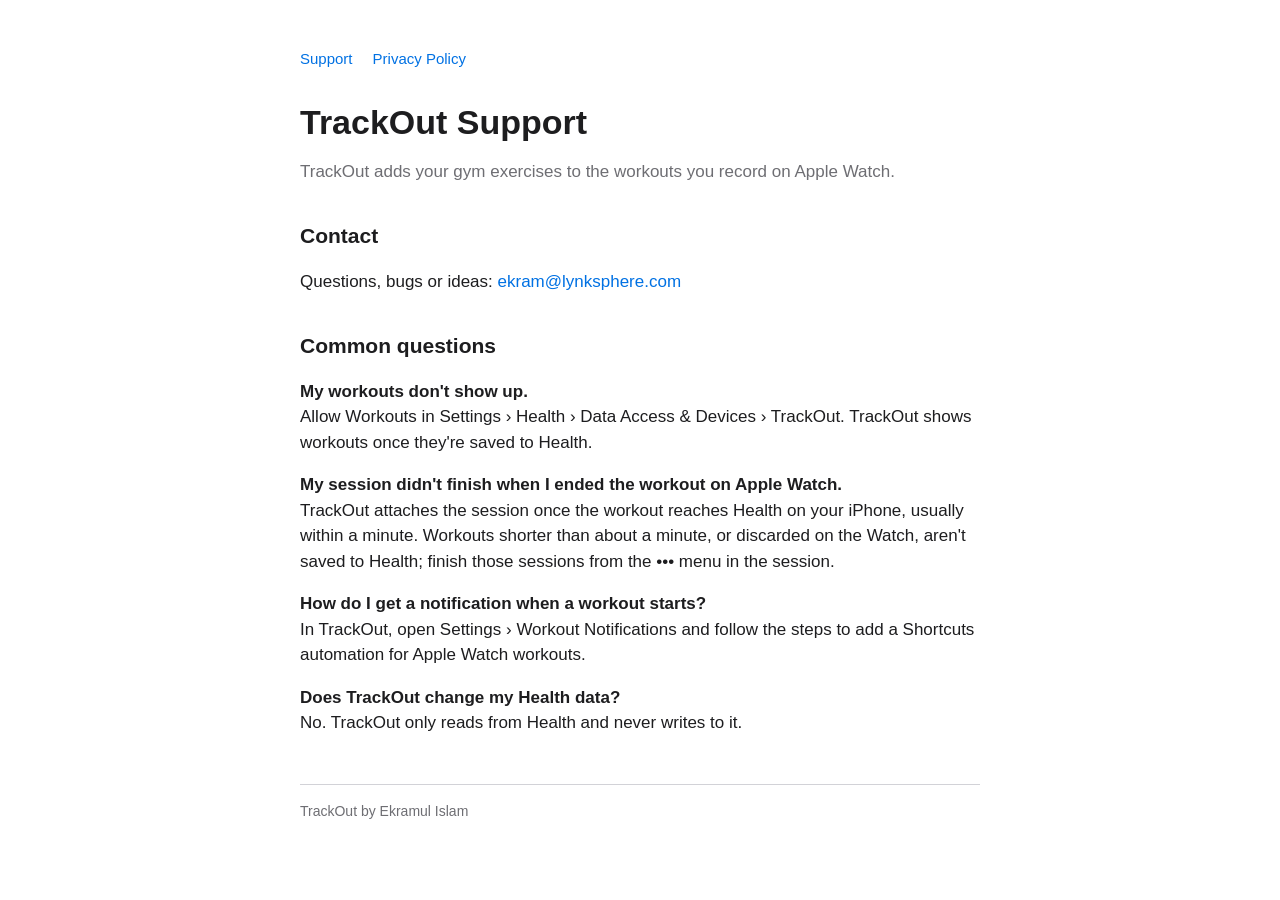
<file: index.html>
<!doctype html>
<html lang="en">
<head>
<meta charset="utf-8">
<meta name="viewport" content="width=device-width, initial-scale=1">
<title>TrackOut Support</title>
<link rel="stylesheet" href="style.css">
</head>
<body>
<main>
<nav><a href="./">Support</a><a href="privacy.html">Privacy Policy</a></nav>
<h1>TrackOut Support</h1>
<p class="muted">TrackOut adds your gym exercises to the workouts you record on Apple Watch.</p>

<h2>Contact</h2>
<p>Questions, bugs or ideas: <a href="mailto:ekram@lynksphere.com">ekram@lynksphere.com</a></p>

<h2>Common questions</h2>
<p><strong>My workouts don't show up.</strong><br>
Allow Workouts in Settings › Health › Data Access &amp; Devices › TrackOut. TrackOut shows workouts once they're saved to Health.</p>

<p><strong>My session didn't finish when I ended the workout on Apple Watch.</strong><br>
TrackOut attaches the session once the workout reaches Health on your iPhone, usually within a minute. Workouts shorter than about a minute, or discarded on the Watch, aren't saved to Health; finish those sessions from the ••• menu in the session.</p>

<p><strong>How do I get a notification when a workout starts?</strong><br>
In TrackOut, open Settings › Workout Notifications and follow the steps to add a Shortcuts automation for Apple Watch workouts.</p>

<p><strong>Does TrackOut change my Health data?</strong><br>
No. TrackOut only reads from Health and never writes to it.</p>

<footer>TrackOut by Ekramul Islam</footer>
</main>
</body>
</html>
</file>
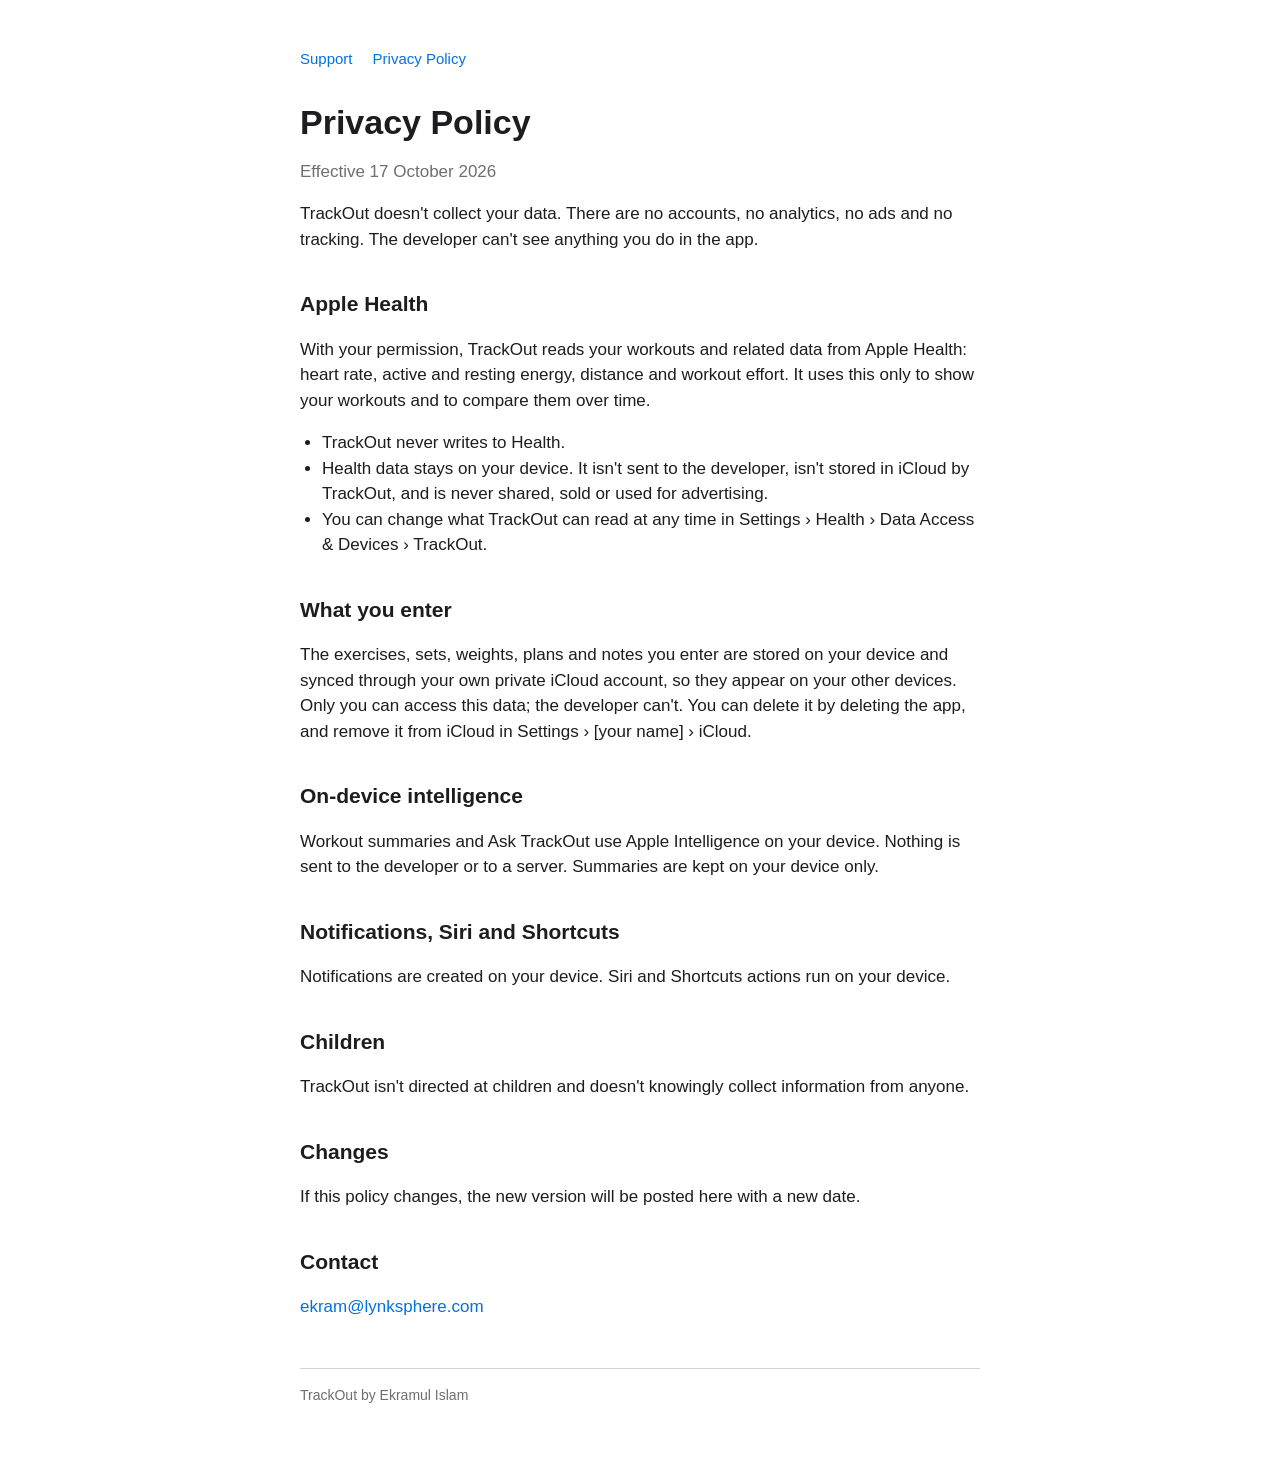
<file: privacy.html>
<!doctype html>
<html lang="en">
<head>
<meta charset="utf-8">
<meta name="viewport" content="width=device-width, initial-scale=1">
<title>TrackOut Privacy Policy</title>
<link rel="stylesheet" href="style.css">
</head>
<body>
<main>
<nav><a href="./">Support</a><a href="privacy.html">Privacy Policy</a></nav>
<h1>Privacy Policy</h1>
<p class="muted">Effective 17 October 2026</p>

<p>TrackOut doesn't collect your data. There are no accounts, no analytics, no ads and no tracking. The developer can't see anything you do in the app.</p>

<h2>Apple Health</h2>
<p>With your permission, TrackOut reads your workouts and related data from Apple Health: heart rate, active and resting energy, distance and workout effort. It uses this only to show your workouts and to compare them over time.</p>
<ul>
<li>TrackOut never writes to Health.</li>
<li>Health data stays on your device. It isn't sent to the developer, isn't stored in iCloud by TrackOut, and is never shared, sold or used for advertising.</li>
<li>You can change what TrackOut can read at any time in Settings › Health › Data Access &amp; Devices › TrackOut.</li>
</ul>

<h2>What you enter</h2>
<p>The exercises, sets, weights, plans and notes you enter are stored on your device and synced through your own private iCloud account, so they appear on your other devices. Only you can access this data; the developer can't. You can delete it by deleting the app, and remove it from iCloud in Settings › [your name] › iCloud.</p>

<h2>On-device intelligence</h2>
<p>Workout summaries and Ask TrackOut use Apple Intelligence on your device. Nothing is sent to the developer or to a server. Summaries are kept on your device only.</p>

<h2>Notifications, Siri and Shortcuts</h2>
<p>Notifications are created on your device. Siri and Shortcuts actions run on your device.</p>

<h2>Children</h2>
<p>TrackOut isn't directed at children and doesn't knowingly collect information from anyone.</p>

<h2>Changes</h2>
<p>If this policy changes, the new version will be posted here with a new date.</p>

<h2>Contact</h2>
<p><a href="mailto:ekram@lynksphere.com">ekram@lynksphere.com</a></p>

<footer>TrackOut by Ekramul Islam</footer>
</main>
</body>
</html>
</file>
<file: style.css>
:root { --bg: #ffffff; --text: #1d1d1f; --muted: #6e6e73; --line: #d2d2d7; --tint: #0071e3; }
@media (prefers-color-scheme: dark) { :root { --bg: #000000; --text: #f5f5f7; --muted: #a1a1a6; --line: #424245; --tint: #2997ff; } }
* { box-sizing: border-box; }
body { margin: 0; background: var(--bg); color: var(--text); font: 17px/1.5 -apple-system, BlinkMacSystemFont, "SF Pro Text", "Helvetica Neue", Arial, sans-serif; }
main { max-width: 720px; margin: 0 auto; padding: 48px 20px 64px; }
h1 { font-size: 34px; line-height: 1.15; margin: 0 0 8px; }
h2 { font-size: 21px; margin: 36px 0 8px; }
p, li { color: var(--text); }
.muted { color: var(--muted); }
a { color: var(--tint); text-decoration: none; }
a:hover { text-decoration: underline; }
nav { display: flex; gap: 20px; margin-bottom: 32px; font-size: 15px; }
ul { padding-left: 22px; }
footer { margin-top: 48px; padding-top: 16px; border-top: 1px solid var(--line); font-size: 14px; color: var(--muted); }
</file>
